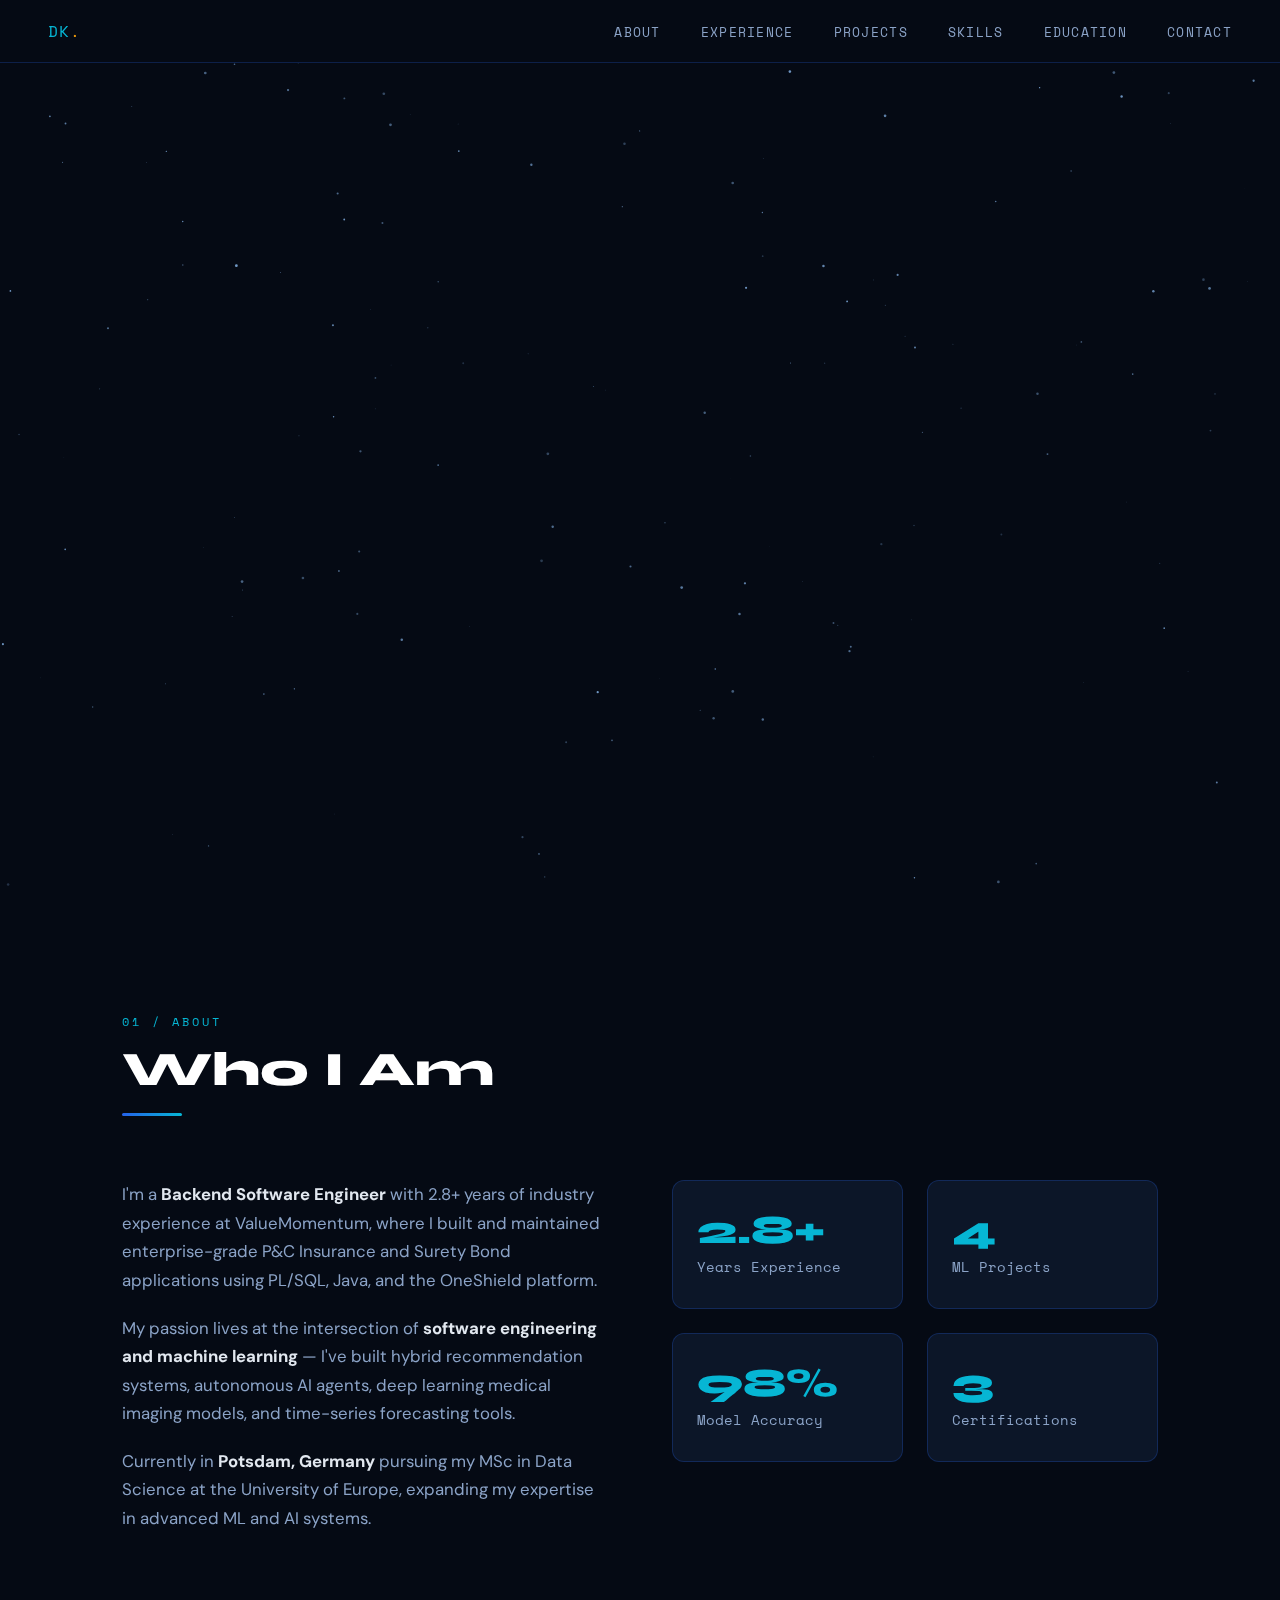
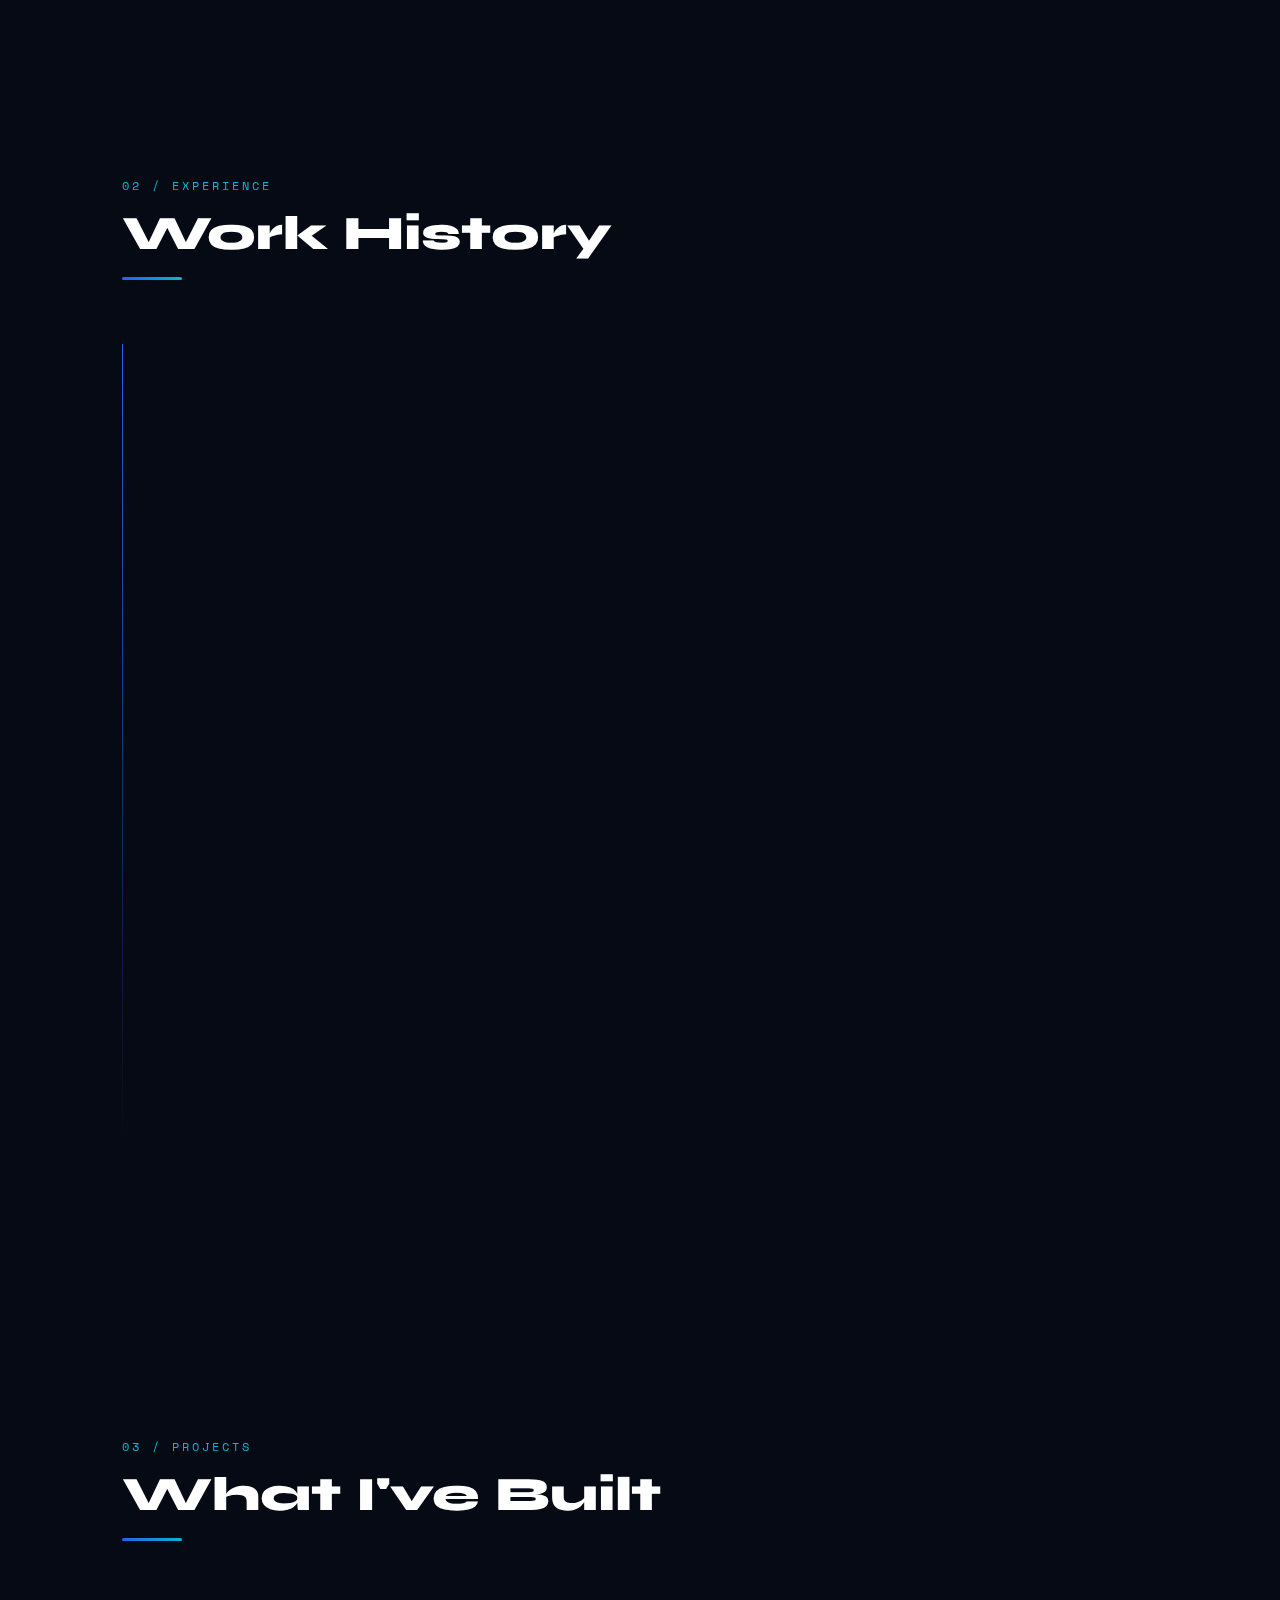
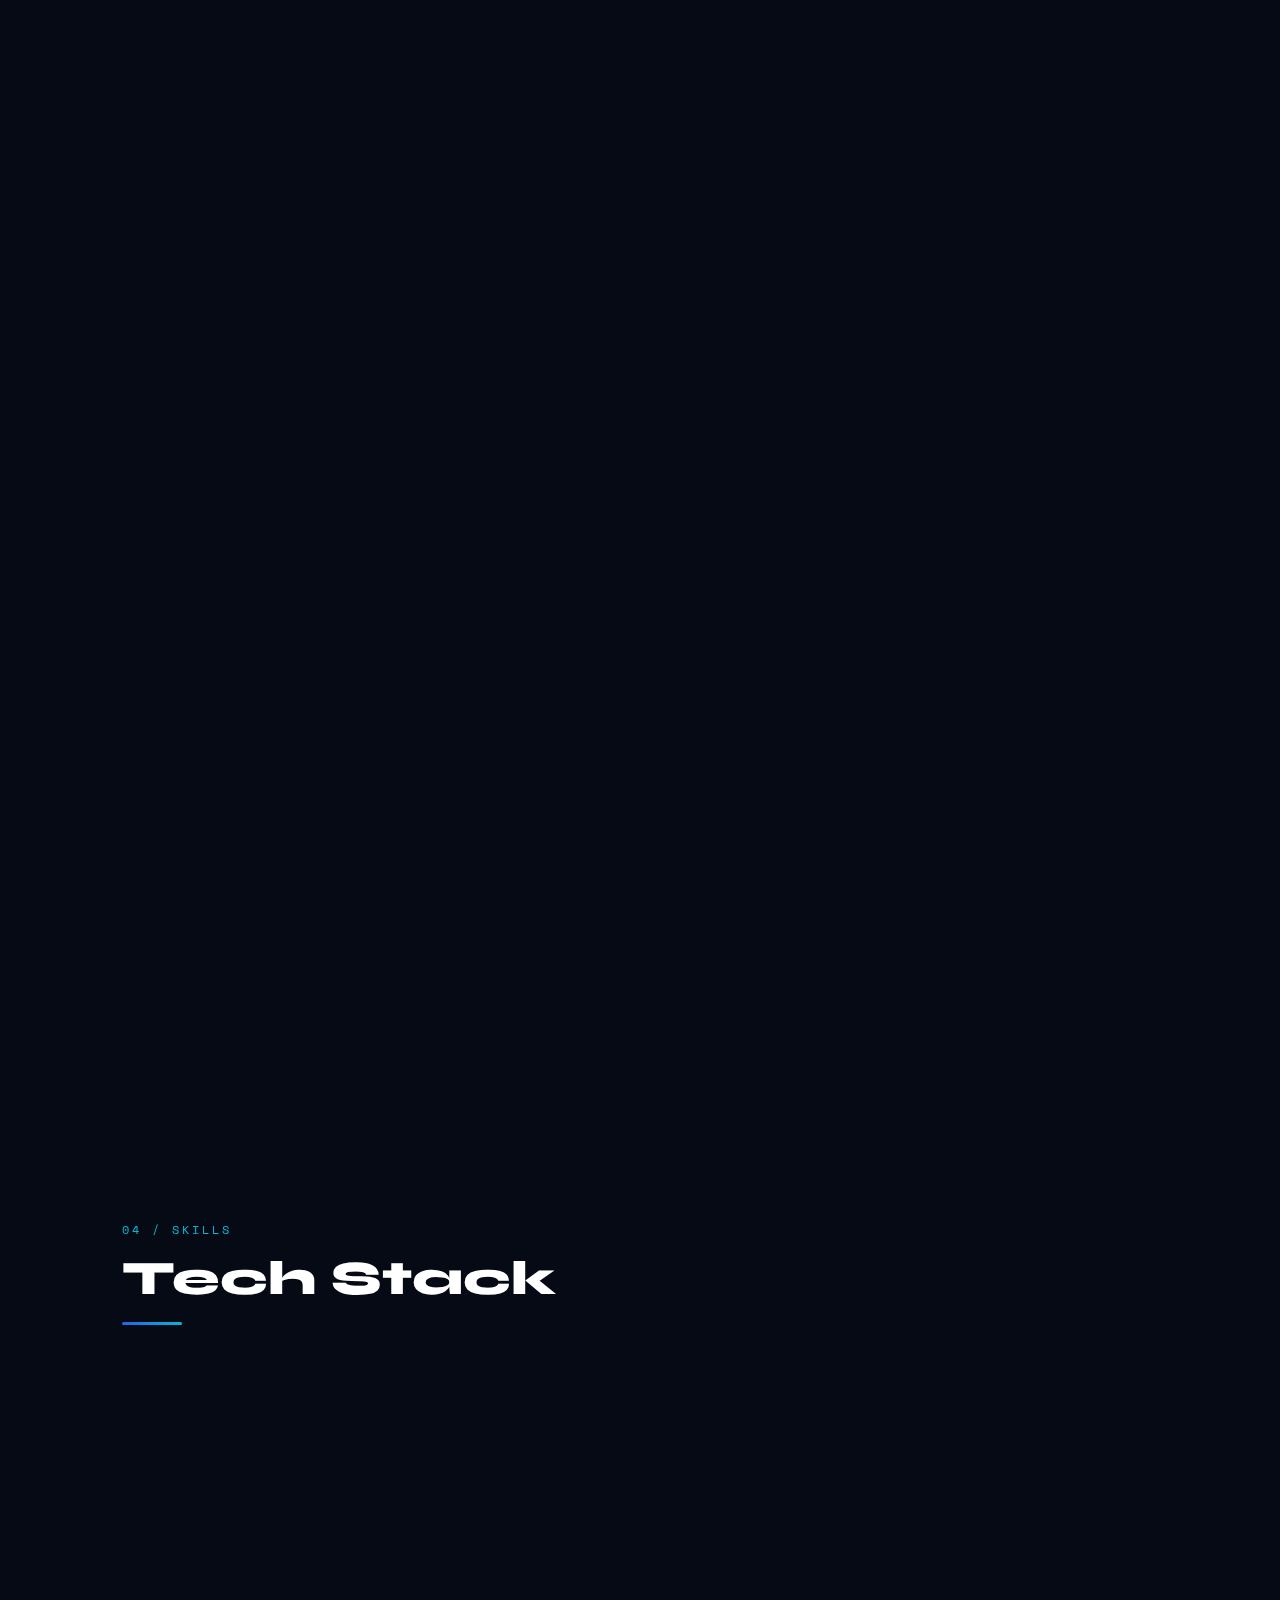
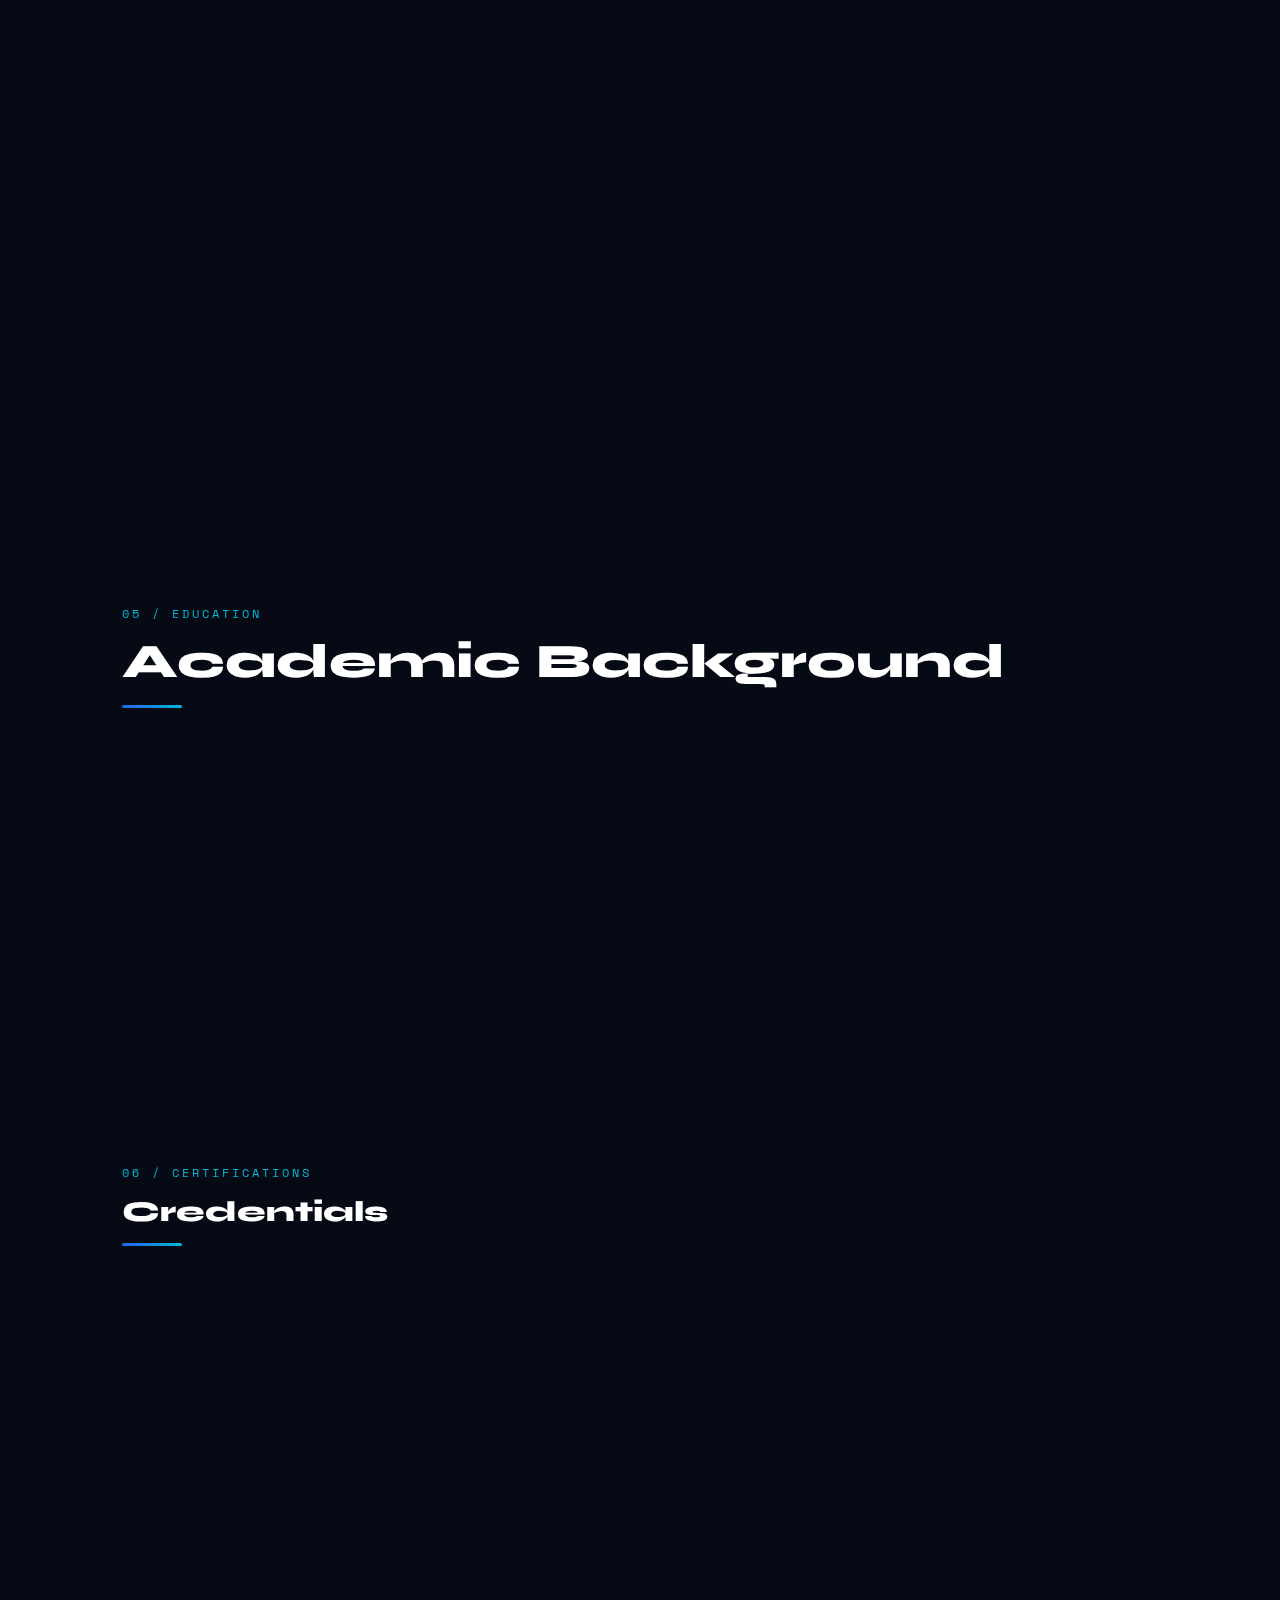
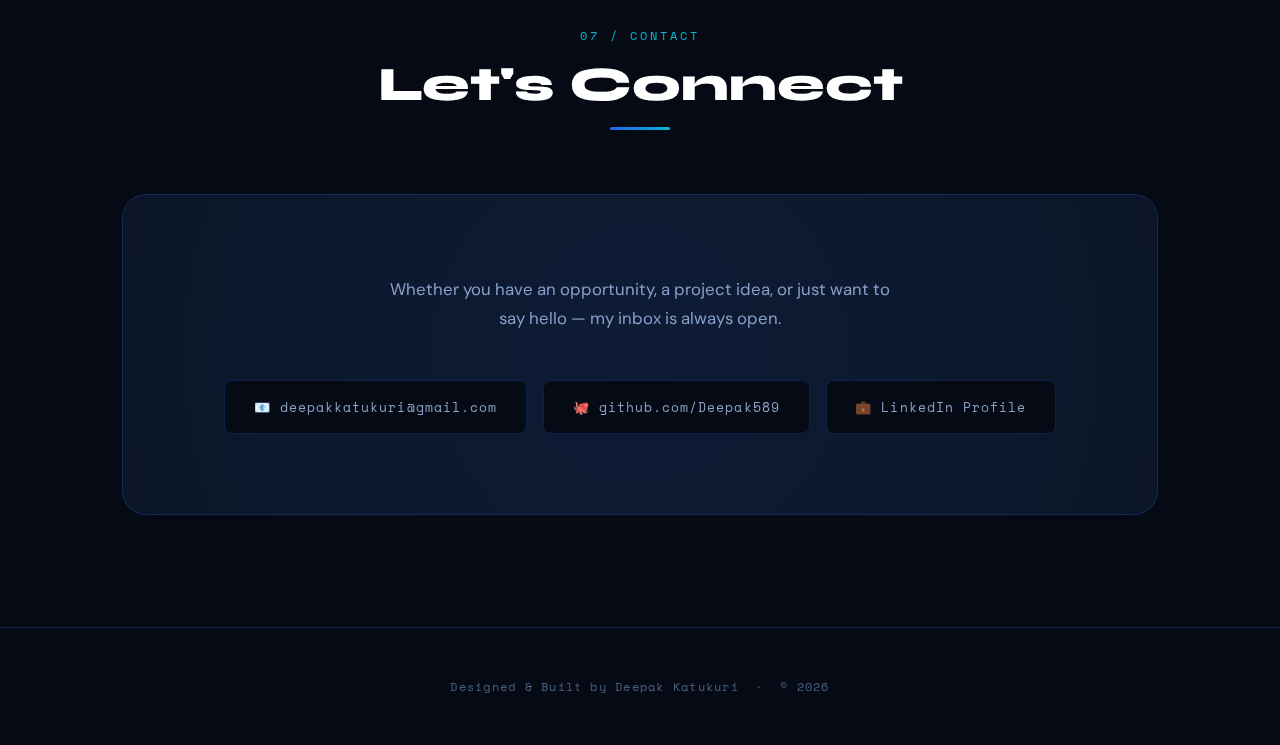
<file: index.html>
<!DOCTYPE html>
<html lang="en">
<head>
<meta charset="UTF-8">
<meta name="viewport" content="width=device-width, initial-scale=1.0">
<title>Deepak Katukuri | Portfolio</title>
<link href="https://fonts.googleapis.com/css2?family=Space+Mono:wght@400;700&family=Syne:wght@400;600;700;800&family=DM+Sans:wght@300;400;500&display=swap" rel="stylesheet">
<style>
  :root {
    --bg: #050a14;
    --surface: #0c1628;
    --surface2: #111e35;
    --navy: #1a2f52;
    --blue: #2563eb;
    --cyan: #06b6d4;
    --glow: #3b82f6;
    --text: #e2e8f0;
    --muted: #8ba3c7;
    --dim: #4a6080;
    --accent: #f59e0b;
    --red: #ef4444;
    --border: rgba(37,99,235,0.25);
    --mono: 'Space Mono', monospace;
    --display: 'Syne', sans-serif;
    --body: 'DM Sans', sans-serif;
  }

  *, *::before, *::after { box-sizing: border-box; margin: 0; padding: 0; }

  html { scroll-behavior: smooth; }

  body {
    background: var(--bg);
    color: var(--text);
    font-family: var(--body);
    font-size: 16px;
    line-height: 1.7;
    overflow-x: hidden;
  }

  /* ── STARFIELD ── */
  #stars-canvas {
    position: fixed;
    inset: 0;
    z-index: 0;
    pointer-events: none;
  }

  /* ── NAV ── */
  nav {
    position: fixed;
    top: 0; left: 0; right: 0;
    z-index: 100;
    display: flex;
    align-items: center;
    justify-content: space-between;
    padding: 1.1rem 3rem;
    background: rgba(5,10,20,0.7);
    backdrop-filter: blur(16px);
    border-bottom: 1px solid var(--border);
    transition: background 0.3s;
  }

  .nav-logo {
    font-family: var(--mono);
    font-size: 1rem;
    color: var(--cyan);
    letter-spacing: 0.05em;
  }

  .nav-logo span { color: var(--accent); }

  nav ul {
    display: flex;
    gap: 2.5rem;
    list-style: none;
  }

  nav ul a {
    font-family: var(--mono);
    font-size: 0.8rem;
    color: var(--muted);
    text-decoration: none;
    letter-spacing: 0.1em;
    text-transform: uppercase;
    position: relative;
    transition: color 0.3s;
  }

  nav ul a::after {
    content: '';
    position: absolute;
    bottom: -4px; left: 0;
    width: 0; height: 1px;
    background: var(--cyan);
    transition: width 0.3s;
  }

  nav ul a:hover { color: var(--cyan); }
  nav ul a:hover::after { width: 100%; }

  /* ── LAYOUT ── */
  main { position: relative; z-index: 1; }

  section {
    padding: 7rem 0;
    max-width: 1100px;
    margin: 0 auto;
    padding-left: 2rem;
    padding-right: 2rem;
  }

  /* ── HERO ── */
  #hero {
    min-height: 100vh;
    display: flex;
    flex-direction: column;
    justify-content: center;
    max-width: 100%;
    padding: 0 6rem;
    padding-top: 5rem;
  }

  .hero-tag {
    font-family: var(--mono);
    font-size: 0.85rem;
    color: var(--cyan);
    letter-spacing: 0.2em;
    margin-bottom: 1.5rem;
    opacity: 0;
    animation: fadeUp 0.8s 0.2s forwards;
  }

  .hero-name {
    font-family: var(--display);
    font-size: clamp(3.5rem, 8vw, 7rem);
    font-weight: 800;
    line-height: 1.0;
    color: #fff;
    margin-bottom: 1rem;
    opacity: 0;
    animation: fadeUp 0.8s 0.4s forwards;
  }

  .hero-name .highlight {
    background: linear-gradient(135deg, var(--blue), var(--cyan));
    -webkit-background-clip: text;
    -webkit-text-fill-color: transparent;
    background-clip: text;
  }

  .hero-title {
    font-family: var(--mono);
    font-size: 1.05rem;
    color: var(--muted);
    margin-bottom: 2.5rem;
    opacity: 0;
    animation: fadeUp 0.8s 0.6s forwards;
  }

  .hero-title .typing {
    color: var(--accent);
    border-right: 2px solid var(--accent);
    animation: blink 0.7s infinite;
  }

  .hero-desc {
    max-width: 580px;
    color: var(--muted);
    font-size: 1.05rem;
    margin-bottom: 3rem;
    opacity: 0;
    animation: fadeUp 0.8s 0.8s forwards;
  }

  .hero-btns {
    display: flex;
    gap: 1rem;
    opacity: 0;
    animation: fadeUp 0.8s 1s forwards;
  }

  .btn {
    font-family: var(--mono);
    font-size: 0.8rem;
    letter-spacing: 0.1em;
    text-transform: uppercase;
    padding: 0.8rem 2rem;
    border-radius: 4px;
    text-decoration: none;
    transition: all 0.3s;
    cursor: pointer;
    border: none;
  }

  .btn-primary {
    background: var(--blue);
    color: #fff;
    box-shadow: 0 0 20px rgba(37,99,235,0.4);
  }

  .btn-primary:hover {
    background: var(--cyan);
    box-shadow: 0 0 30px rgba(6,182,212,0.5);
    transform: translateY(-2px);
  }

  .btn-outline {
    border: 1px solid var(--border);
    color: var(--muted);
    background: transparent;
  }

  .btn-outline:hover {
    border-color: var(--cyan);
    color: var(--cyan);
    transform: translateY(-2px);
  }

  .hero-scroll {
    margin-top: 4rem;
    display: flex;
    align-items: center;
    gap: 1rem;
    color: var(--dim);
    font-family: var(--mono);
    font-size: 0.75rem;
    letter-spacing: 0.15em;
    opacity: 0;
    animation: fadeUp 0.8s 1.2s forwards;
  }

  .scroll-line {
    width: 40px; height: 1px;
    background: var(--dim);
    animation: scrollPulse 2s infinite;
  }

  /* ── SECTION HEADER ── */
  .sec-header {
    margin-bottom: 4rem;
  }

  .sec-label {
    font-family: var(--mono);
    font-size: 0.75rem;
    letter-spacing: 0.25em;
    text-transform: uppercase;
    color: var(--cyan);
    margin-bottom: 0.75rem;
  }

  .sec-title {
    font-family: var(--display);
    font-size: clamp(2rem, 4vw, 3rem);
    font-weight: 800;
    color: #fff;
    line-height: 1.1;
  }

  .sec-line {
    width: 60px; height: 3px;
    background: linear-gradient(90deg, var(--blue), var(--cyan));
    margin-top: 1rem;
    border-radius: 2px;
  }

  /* ── ABOUT ── */
  #about .about-grid {
    display: grid;
    grid-template-columns: 1fr 1fr;
    gap: 4rem;
    align-items: start;
  }

  .about-text p {
    color: var(--muted);
    margin-bottom: 1.2rem;
    font-size: 1.05rem;
  }

  .about-text p strong {
    color: var(--text);
  }

  .about-stats {
    display: grid;
    grid-template-columns: 1fr 1fr;
    gap: 1.5rem;
  }

  .stat-card {
    background: var(--surface);
    border: 1px solid var(--border);
    border-radius: 12px;
    padding: 1.8rem 1.5rem;
    transition: all 0.3s;
    position: relative;
    overflow: hidden;
  }

  .stat-card::before {
    content: '';
    position: absolute;
    top: 0; left: 0; right: 0;
    height: 2px;
    background: linear-gradient(90deg, var(--blue), var(--cyan));
    transform: scaleX(0);
    transition: transform 0.4s;
  }

  .stat-card:hover::before { transform: scaleX(1); }
  .stat-card:hover { border-color: var(--glow); transform: translateY(-4px); box-shadow: 0 12px 40px rgba(37,99,235,0.15); }

  .stat-num {
    font-family: var(--display);
    font-size: 2.5rem;
    font-weight: 800;
    color: var(--cyan);
    line-height: 1;
    margin-bottom: 0.4rem;
  }

  .stat-label {
    font-size: 0.85rem;
    color: var(--muted);
    font-family: var(--mono);
  }

  /* ── EXPERIENCE ── */
  .timeline {
    position: relative;
    padding-left: 2rem;
  }

  .timeline::before {
    content: '';
    position: absolute;
    left: 0; top: 0; bottom: 0;
    width: 1px;
    background: linear-gradient(180deg, var(--blue), transparent);
  }

  .tl-item {
    position: relative;
    margin-bottom: 3.5rem;
    padding-left: 2.5rem;
    opacity: 0;
    transform: translateX(-20px);
    transition: all 0.6s;
  }

  .tl-item.visible { opacity: 1; transform: translateX(0); }

  .tl-dot {
    position: absolute;
    left: -2.1rem;
    top: 0.4rem;
    width: 12px; height: 12px;
    border-radius: 50%;
    background: var(--blue);
    border: 2px solid var(--cyan);
    box-shadow: 0 0 12px rgba(6,182,212,0.5);
  }

  .tl-date {
    font-family: var(--mono);
    font-size: 0.78rem;
    color: var(--cyan);
    letter-spacing: 0.1em;
    margin-bottom: 0.5rem;
  }

  .tl-company {
    font-family: var(--display);
    font-size: 1.3rem;
    font-weight: 700;
    color: #fff;
    margin-bottom: 0.2rem;
  }

  .tl-role {
    font-family: var(--mono);
    font-size: 0.85rem;
    color: var(--accent);
    margin-bottom: 1rem;
  }

  .tl-bullets {
    list-style: none;
    padding: 0;
  }

  .tl-bullets li {
    color: var(--muted);
    font-size: 0.95rem;
    padding: 0.3rem 0 0.3rem 1.4rem;
    position: relative;
  }

  .tl-bullets li::before {
    content: '▹';
    position: absolute;
    left: 0;
    color: var(--blue);
  }

  /* ── SKILLS ── */
  .skills-grid {
    display: grid;
    grid-template-columns: repeat(auto-fit, minmax(260px, 1fr));
    gap: 1.5rem;
  }

  .skill-group {
    background: var(--surface);
    border: 1px solid var(--border);
    border-radius: 12px;
    padding: 2rem;
    transition: all 0.3s;
    opacity: 0;
    transform: translateY(20px);
  }

  .skill-group.visible { opacity: 1; transform: translateY(0); }
  .skill-group:hover { border-color: var(--glow); box-shadow: 0 8px 30px rgba(37,99,235,0.15); }

  .skill-icon {
    font-size: 1.8rem;
    margin-bottom: 1rem;
  }

  .skill-group h3 {
    font-family: var(--display);
    font-size: 1rem;
    font-weight: 700;
    color: #fff;
    margin-bottom: 1rem;
  }

  .skill-tags {
    display: flex;
    flex-wrap: wrap;
    gap: 0.5rem;
  }

  .tag {
    font-family: var(--mono);
    font-size: 0.72rem;
    background: rgba(37,99,235,0.12);
    border: 1px solid rgba(37,99,235,0.3);
    color: var(--muted);
    padding: 0.3rem 0.7rem;
    border-radius: 4px;
    transition: all 0.2s;
  }

  .tag:hover {
    background: rgba(6,182,212,0.15);
    border-color: var(--cyan);
    color: var(--cyan);
  }

  /* ── PROJECTS ── */
  .projects-grid {
    display: grid;
    grid-template-columns: repeat(auto-fit, minmax(300px, 1fr));
    gap: 1.5rem;
  }

  .proj-card {
    background: var(--surface);
    border: 1px solid var(--border);
    border-radius: 16px;
    padding: 2rem;
    transition: all 0.4s;
    position: relative;
    overflow: hidden;
    opacity: 0;
    transform: translateY(30px);
    cursor: default;
  }

  .proj-card.visible { opacity: 1; transform: translateY(0); }

  .proj-card::after {
    content: '';
    position: absolute;
    inset: 0;
    background: radial-gradient(circle at 50% 0%, rgba(37,99,235,0.08), transparent 70%);
    opacity: 0;
    transition: opacity 0.4s;
  }

  .proj-card:hover {
    border-color: var(--glow);
    transform: translateY(-6px);
    box-shadow: 0 20px 50px rgba(37,99,235,0.2);
  }

  .proj-card:hover::after { opacity: 1; }

  .proj-num {
    font-family: var(--mono);
    font-size: 0.7rem;
    color: var(--dim);
    letter-spacing: 0.15em;
    margin-bottom: 1rem;
  }

  .proj-emoji {
    font-size: 2rem;
    margin-bottom: 1rem;
    display: block;
  }

  .proj-card h3 {
    font-family: var(--display);
    font-size: 1.15rem;
    font-weight: 700;
    color: #fff;
    margin-bottom: 0.8rem;
  }

  .proj-card p {
    color: var(--muted);
    font-size: 0.92rem;
    margin-bottom: 1.2rem;
    line-height: 1.65;
  }

  .proj-tech {
    display: flex;
    flex-wrap: wrap;
    gap: 0.4rem;
  }

  .proj-tech span {
    font-family: var(--mono);
    font-size: 0.68rem;
    color: var(--cyan);
    border: 1px solid rgba(6,182,212,0.3);
    padding: 0.2rem 0.6rem;
    border-radius: 3px;
  }

  /* ── EDUCATION ── */
  .edu-grid {
    display: grid;
    gap: 1.5rem;
  }

  .edu-card {
    background: var(--surface);
    border: 1px solid var(--border);
    border-left: 3px solid var(--blue);
    border-radius: 0 12px 12px 0;
    padding: 2rem;
    display: flex;
    gap: 2rem;
    align-items: flex-start;
    transition: all 0.3s;
    opacity: 0;
    transform: translateX(-20px);
  }

  .edu-card.visible { opacity: 1; transform: translateX(0); }
  .edu-card:hover { border-left-color: var(--cyan); box-shadow: 0 8px 30px rgba(37,99,235,0.15); }

  .edu-year {
    font-family: var(--mono);
    font-size: 0.78rem;
    color: var(--cyan);
    min-width: 110px;
    padding-top: 0.2rem;
  }

  .edu-info h3 {
    font-family: var(--display);
    font-size: 1.1rem;
    font-weight: 700;
    color: #fff;
    margin-bottom: 0.3rem;
  }

  .edu-info .inst {
    color: var(--muted);
    font-size: 0.92rem;
    margin-bottom: 0.3rem;
  }

  .edu-info .gpa {
    font-family: var(--mono);
    font-size: 0.78rem;
    color: var(--accent);
  }

  /* ── CERTIFICATIONS ── */
  .certs-grid {
    display: grid;
    grid-template-columns: repeat(auto-fit, minmax(260px, 1fr));
    gap: 1rem;
  }

  .cert-card {
    background: var(--surface);
    border: 1px solid var(--border);
    border-radius: 10px;
    padding: 1.5rem;
    display: flex;
    gap: 1rem;
    align-items: flex-start;
    transition: all 0.3s;
    opacity: 0;
    transform: translateY(15px);
  }

  .cert-card.visible { opacity: 1; transform: translateY(0); }
  .cert-card:hover { border-color: var(--glow); transform: translateY(-3px); }

  .cert-icon {
    font-size: 1.6rem;
    flex-shrink: 0;
  }

  .cert-card h4 {
    font-family: var(--display);
    font-size: 0.95rem;
    font-weight: 700;
    color: #fff;
    margin-bottom: 0.2rem;
  }

  .cert-card p {
    font-size: 0.82rem;
    color: var(--muted);
  }

  /* ── CONTACT ── */
  #contact {
    text-align: center;
  }

  #contact .contact-inner {
    background: var(--surface);
    border: 1px solid var(--border);
    border-radius: 24px;
    padding: 5rem 4rem;
    position: relative;
    overflow: hidden;
  }

  #contact .contact-inner::before {
    content: '';
    position: absolute;
    top: -50%; left: -50%;
    width: 200%; height: 200%;
    background: radial-gradient(circle, rgba(37,99,235,0.07), transparent 50%);
    animation: pulse 4s ease-in-out infinite;
  }

  #contact .contact-inner p {
    color: var(--muted);
    font-size: 1.05rem;
    max-width: 500px;
    margin: 0 auto 3rem;
  }

  .contact-links {
    display: flex;
    justify-content: center;
    flex-wrap: wrap;
    gap: 1rem;
    position: relative;
    z-index: 1;
  }

  .contact-link {
    display: flex;
    align-items: center;
    gap: 0.6rem;
    font-family: var(--mono);
    font-size: 0.82rem;
    letter-spacing: 0.08em;
    padding: 0.9rem 1.8rem;
    border-radius: 8px;
    text-decoration: none;
    border: 1px solid var(--border);
    color: var(--muted);
    transition: all 0.3s;
    background: var(--bg);
  }

  .contact-link:hover {
    border-color: var(--cyan);
    color: var(--cyan);
    transform: translateY(-3px);
    box-shadow: 0 8px 20px rgba(6,182,212,0.15);
  }

  /* ── FOOTER ── */
  footer {
    text-align: center;
    padding: 3rem;
    border-top: 1px solid var(--border);
    color: var(--dim);
    font-family: var(--mono);
    font-size: 0.78rem;
    letter-spacing: 0.1em;
    position: relative;
    z-index: 1;
  }

  /* ── ANIMATIONS ── */
  @keyframes fadeUp {
    from { opacity: 0; transform: translateY(20px); }
    to   { opacity: 1; transform: translateY(0); }
  }

  @keyframes blink {
    0%, 100% { border-color: transparent; }
    50%       { border-color: var(--accent); }
  }

  @keyframes scrollPulse {
    0%, 100% { opacity: 0.4; }
    50%       { opacity: 1; }
  }

  @keyframes pulse {
    0%, 100% { transform: scale(1); }
    50%       { transform: scale(1.1); }
  }

  @keyframes float {
    0%, 100% { transform: translateY(0); }
    50%       { transform: translateY(-8px); }
  }

  /* ── SCROLLBAR ── */
  ::-webkit-scrollbar { width: 5px; }
  ::-webkit-scrollbar-track { background: var(--bg); }
  ::-webkit-scrollbar-thumb { background: var(--navy); border-radius: 2px; }
  ::-webkit-scrollbar-thumb:hover { background: var(--blue); }
</style>
</head>
<body>

<canvas id="stars-canvas"></canvas>

<nav>
  <div class="nav-logo">DK<span>.</span></div>
  <ul>
    <li><a href="#about">About</a></li>
    <li><a href="#experience">Experience</a></li>
    <li><a href="#projects">Projects</a></li>
    <li><a href="#skills">Skills</a></li>
    <li><a href="#education">Education</a></li>
    <li><a href="#contact">Contact</a></li>
  </ul>
</nav>

<main>

<!-- ── HERO ── -->
<section id="hero">
  <p class="hero-tag">// Hello, World! — Welcome to my portfolio</p>
  <h1 class="hero-name">Deepak<br><span class="highlight">Katukuri</span></h1>
  <p class="hero-title">
    <span id="typed-role"></span><span class="typing">&nbsp;</span>
  </p>
  <p class="hero-desc">
    Backend Developer &amp; Data Scientist blending enterprise insurance tech with ML, 
    AI agents, and deep learning. Currently pursuing MSc Data Science in Germany.
  </p>
  <div class="hero-btns">
    <a href="#projects" class="btn btn-primary">View Projects</a>
    <a href="#contact" class="btn btn-outline">Get in Touch</a>
  </div>
  <div class="hero-scroll">
    <div class="scroll-line"></div>
    <span>Scroll to explore</span>
  </div>
</section>

<!-- ── ABOUT ── -->
<section id="about">
  <div class="sec-header">
    <p class="sec-label">01 / About</p>
    <h2 class="sec-title">Who I Am</h2>
    <div class="sec-line"></div>
  </div>
  <div class="about-grid">
    <div class="about-text">
      <p>I'm a <strong>Backend Software Engineer</strong> with 2.8+ years of industry experience at ValueMomentum, where I built and maintained enterprise-grade P&amp;C Insurance and Surety Bond applications using PL/SQL, Java, and the OneShield platform.</p>
      <p>My passion lives at the intersection of <strong>software engineering and machine learning</strong> — I've built hybrid recommendation systems, autonomous AI agents, deep learning medical imaging models, and time-series forecasting tools.</p>
      <p>Currently in <strong>Potsdam, Germany</strong> pursuing my MSc in Data Science at the University of Europe, expanding my expertise in advanced ML and AI systems.</p>
    </div>
    <div class="about-stats">
      <div class="stat-card">
        <div class="stat-num">2.8+</div>
        <div class="stat-label">Years Experience</div>
      </div>
      <div class="stat-card">
        <div class="stat-num">4</div>
        <div class="stat-label">ML Projects</div>
      </div>
      <div class="stat-card">
        <div class="stat-num">98%</div>
        <div class="stat-label">Model Accuracy</div>
      </div>
      <div class="stat-card">
        <div class="stat-num">3</div>
        <div class="stat-label">Certifications</div>
      </div>
    </div>
  </div>
</section>

<!-- ── EXPERIENCE ── -->
<section id="experience">
  <div class="sec-header">
    <p class="sec-label">02 / Experience</p>
    <h2 class="sec-title">Work History</h2>
    <div class="sec-line"></div>
  </div>
  <div class="timeline">

    <div class="tl-item">
      <div class="tl-dot"></div>
      <p class="tl-date">Mar 2022 — Sep 2024 &nbsp;·&nbsp; 2.8 Years</p>
      <p class="tl-company">ValueMomentum</p>
      <p class="tl-role">Backend Developer (PL/SQL, Java, OneShield)</p>
      <ul class="tl-bullets">
        <li>Developed and maintained P&amp;C Insurance and Surety Bond policy applications using the OneShield Policy Administration System (PAS).</li>
        <li>Wrote and optimised complex PL/SQL procedures, functions, and triggers for Oracle-based backend systems.</li>
        <li>Used Java to implement business logic and backend services within the OneShield platform.</li>
        <li>Worked across policy administration, endorsements, and surety bond lifecycle management domains.</li>
      </ul>
    </div>

    <div class="tl-item">
      <div class="tl-dot"></div>
      <p class="tl-date">Jun 2019 — Jul 2019</p>
      <p class="tl-company">SmartBridge × IBM</p>
      <p class="tl-role">Machine Learning Intern</p>
      <ul class="tl-bullets">
        <li>Built a lung cancer prediction model using Random Forests, KNN, Gradient Boosting, and Neural Networks.</li>
        <li>Leveraged IBM Watson ML/AI capabilities to enhance model performance.</li>
        <li>Visualized complex medical data patterns using Matplotlib and Seaborn.</li>
      </ul>
    </div>

    <div class="tl-item">
      <div class="tl-dot"></div>
      <p class="tl-date">Duration Varied</p>
      <p class="tl-company">MeritTrac</p>
      <p class="tl-role">Resource Manager</p>
      <ul class="tl-bullets">
        <li>Led end-to-end recruitment coordination for TCS, Cognizant, and Wipro.</li>
        <li>Screened resumes, managed candidate databases, and coordinated evaluation tests.</li>
        <li>Facilitated successful placements for top engineering talent within renowned organisations.</li>
      </ul>
    </div>

  </div>
</section>

<!-- ── PROJECTS ── -->
<section id="projects">
  <div class="sec-header">
    <p class="sec-label">03 / Projects</p>
    <h2 class="sec-title">What I've Built</h2>
    <div class="sec-line"></div>
  </div>
  <div class="projects-grid">

    <div class="proj-card">
      <p class="proj-num">PROJECT_01</p>
      <span class="proj-emoji">🎬</span>
      <h3>Hybrid Movie Recommendation System</h3>
      <p>Combined collaborative filtering (SVD) and content-based methods (TF-IDF, Cosine Similarity) to build a personalized recommendation engine. Evaluated with RMSE and MAE metrics.</p>
      <div class="proj-tech">
        <span>Python</span><span>Scikit-learn</span><span>SVD</span><span>TF-IDF</span><span>Pandas</span>
      </div>
    </div>

    <div class="proj-card">
      <p class="proj-num">PROJECT_02</p>
      <span class="proj-emoji">🤖</span>
      <h3>AI Agents — Relay App</h3>
      <p>Developed autonomous agentic workflows within the Relay ecosystem for resume screening, candidate ranking, and multi-step task automation. Enabled intelligent, low-manual-effort pipelines.</p>
      <div class="proj-tech">
        <span>AI Agents</span><span>Relay.app</span><span>Workflow Automation</span><span>NLP</span>
      </div>
    </div>

    <div class="proj-card">
      <p class="proj-num">PROJECT_03</p>
      <span class="proj-emoji">🧠</span>
      <h3>Intracranial Hemorrhage Detection</h3>
      <p>Trained a YOLO deep learning model on RSNA radiological images to detect and classify intracranial hemorrhage with 98% accuracy — enabling AI-assisted time-critical diagnosis.</p>
      <div class="proj-tech">
        <span>YOLO</span><span>Python</span><span>TensorFlow</span><span>Deep Learning</span><span>RSNA</span>
      </div>
    </div>

    <div class="proj-card">
      <p class="proj-num">PROJECT_04</p>
      <span class="proj-emoji">📈</span>
      <h3>Cryptocurrency Time-Series Forecasting</h3>
      <p>Applied ARIMA and SARIMA models to forecast cryptocurrency prices across weekly, monthly, and seasonal intervals. Tuned parameters to minimize prediction error across market conditions.</p>
      <div class="proj-tech">
        <span>Python</span><span>ARIMA</span><span>SARIMA</span><span>Pandas</span><span>Matplotlib</span>
      </div>
    </div>

  </div>
</section>

<!-- ── SKILLS ── -->
<section id="skills">
  <div class="sec-header">
    <p class="sec-label">04 / Skills</p>
    <h2 class="sec-title">Tech Stack</h2>
    <div class="sec-line"></div>
  </div>
  <div class="skills-grid">
    <div class="skill-group">
      <div class="skill-icon">💻</div>
      <h3>Languages</h3>
      <div class="skill-tags">
        <span class="tag">Python</span><span class="tag">Core Java</span>
        <span class="tag">C++</span><span class="tag">PL/SQL</span><span class="tag">XML</span>
      </div>
    </div>
    <div class="skill-group">
      <div class="skill-icon">🤖</div>
      <h3>Machine Learning</h3>
      <div class="skill-tags">
        <span class="tag">TensorFlow</span><span class="tag">PyTorch</span>
        <span class="tag">Scikit-Learn</span><span class="tag">Hugging Face</span><span class="tag">YOLO</span>
      </div>
    </div>
    <div class="skill-group">
      <div class="skill-icon">📊</div>
      <h3>Data &amp; Analytics</h3>
      <div class="skill-tags">
        <span class="tag">NumPy</span><span class="tag">Pandas</span>
        <span class="tag">Matplotlib</span><span class="tag">Seaborn</span><span class="tag">EDA</span>
      </div>
    </div>
    <div class="skill-group">
      <div class="skill-icon">🛠</div>
      <h3>Tools &amp; Platforms</h3>
      <div class="skill-tags">
        <span class="tag">GitHub</span><span class="tag">OneShield PAS</span>
        <span class="tag">IBM Watson</span><span class="tag">Relay.app</span><span class="tag">Oracle DB</span>
      </div>
    </div>
    <div class="skill-group">
      <div class="skill-icon">🧩</div>
      <h3>NLP &amp; Recommenders</h3>
      <div class="skill-tags">
        <span class="tag">TF-IDF</span><span class="tag">Cosine Similarity</span>
        <span class="tag">SVD</span><span class="tag">Count Vectorization</span>
      </div>
    </div>
    <div class="skill-group">
      <div class="skill-icon">⚙️</div>
      <h3>AI &amp; Agents</h3>
      <div class="skill-tags">
        <span class="tag">AI Agents</span><span class="tag">Workflow Automation</span>
        <span class="tag">ARIMA</span><span class="tag">SARIMA</span><span class="tag">Deep Learning</span>
      </div>
    </div>
  </div>
</section>

<!-- ── EDUCATION ── -->
<section id="education">
  <div class="sec-header">
    <p class="sec-label">05 / Education</p>
    <h2 class="sec-title">Academic Background</h2>
    <div class="sec-line"></div>
  </div>
  <div class="edu-grid">
    <div class="edu-card">
      <div class="edu-year">Sep 2025 — Present</div>
      <div class="edu-info">
        <h3>MSc Data Science</h3>
        <p class="inst">University of Europe for Applied Sciences — Potsdam, Germany</p>
        <p class="gpa">Currently Enrolled</p>
      </div>
    </div>
    <div class="edu-card">
      <div class="edu-year">Jun 2018 — Jul 2022</div>
      <div class="edu-info">
        <h3>BTech Computer Science &amp; Engineering</h3>
        <p class="inst">Marri Laxman Reddy Institute of Technology &amp; Management — India</p>
        <p class="gpa">GPA: 6.23 / 10.0</p>
      </div>
    </div>
  </div>

  <div class="sec-header" style="margin-top:4rem; margin-bottom:2rem;">
    <p class="sec-label">06 / Certifications</p>
    <h2 class="sec-title" style="font-size:1.8rem">Credentials</h2>
    <div class="sec-line"></div>
  </div>
  <div class="certs-grid">
    <div class="cert-card">
      <span class="cert-icon">🗄️</span>
      <div>
        <h4>PL/SQL Certification</h4>
        <p>Effective database schema design &amp; block programming</p>
      </div>
    </div>
    <div class="cert-card">
      <span class="cert-icon">☕</span>
      <div>
        <h4>Core Java Certification</h4>
        <p>Project readiness &amp; software development</p>
      </div>
    </div>
    <div class="cert-card">
      <span class="cert-icon">🏛️</span>
      <div>
        <h4>OneShield Certification</h4>
        <p>P&amp;C Insurance application development &amp; management</p>
      </div>
    </div>
  </div>
</section>

<!-- ── CONTACT ── -->
<section id="contact">
  <div class="sec-header" style="text-align:center;">
    <p class="sec-label">07 / Contact</p>
    <h2 class="sec-title">Let's Connect</h2>
    <div class="sec-line" style="margin:1rem auto 0;"></div>
  </div>
  <div class="contact-inner">
    <p>Whether you have an opportunity, a project idea, or just want to say hello — my inbox is always open.</p>
    <div class="contact-links">
      <a href="mailto:deepakkatukuri@gmail.com" class="contact-link">
        📧 deepakkatukuri@gmail.com
      </a>
      <a href="https://github.com/Deepak589" target="_blank" class="contact-link">
        🐙 github.com/Deepak589
      </a>
      <a href="https://www.linkedin.com/in/deepak-katukuri-a92a4b183/" target="_blank" class="contact-link">
        💼 LinkedIn Profile
      </a>
    </div>
  </div>
</section>

</main>

<footer>
  <p>Designed &amp; Built by Deepak Katukuri &nbsp;·&nbsp; © 2026</p>
</footer>

<script>
// ── STARFIELD ──────────────────────────────────────────────────────────────
const canvas = document.getElementById('stars-canvas');
const ctx = canvas.getContext('2d');
let stars = [];

function resize() {
  canvas.width = window.innerWidth;
  canvas.height = window.innerHeight;
}
resize();
window.addEventListener('resize', () => { resize(); initStars(); });

function initStars() {
  stars = Array.from({ length: 160 }, () => ({
    x: Math.random() * canvas.width,
    y: Math.random() * canvas.height,
    r: Math.random() * 1.2 + 0.2,
    speed: Math.random() * 0.15 + 0.03,
    alpha: Math.random() * 0.6 + 0.2,
    da: (Math.random() - 0.5) * 0.005
  }));
}
initStars();

function animateStars() {
  ctx.clearRect(0, 0, canvas.width, canvas.height);
  stars.forEach(s => {
    s.alpha += s.da;
    if (s.alpha < 0.1 || s.alpha > 0.8) s.da *= -1;
    s.y -= s.speed;
    if (s.y < 0) { s.y = canvas.height; s.x = Math.random() * canvas.width; }
    ctx.beginPath();
    ctx.arc(s.x, s.y, s.r, 0, Math.PI * 2);
    ctx.fillStyle = `rgba(147,197,253,${s.alpha})`;
    ctx.fill();
  });
  requestAnimationFrame(animateStars);
}
animateStars();

// ── TYPING EFFECT ──────────────────────────────────────────────────────────
const roles = [
  'Backend Developer',
  'Data Scientist',
  'ML Engineer',
  'AI Agent Builder',
  'Insurance Tech Dev'
];
let ri = 0, ci = 0, deleting = false;
const el = document.getElementById('typed-role');

function type() {
  const word = roles[ri];
  el.textContent = deleting ? word.slice(0, ci--) : word.slice(0, ci++);
  let delay = deleting ? 60 : 100;
  if (!deleting && ci === word.length + 1) { delay = 1800; deleting = true; }
  else if (deleting && ci === 0) { deleting = false; ri = (ri + 1) % roles.length; delay = 300; }
  setTimeout(type, delay);
}
type();

// ── SCROLL REVEAL ──────────────────────────────────────────────────────────
const observer = new IntersectionObserver((entries) => {
  entries.forEach((e, i) => {
    if (e.isIntersecting) {
      setTimeout(() => e.target.classList.add('visible'), i * 80);
      observer.unobserve(e.target);
    }
  });
}, { threshold: 0.1 });

document.querySelectorAll(
  '.tl-item, .skill-group, .proj-card, .edu-card, .cert-card'
).forEach(el => observer.observe(el));

// ── SMOOTH NAV HIGHLIGHT ───────────────────────────────────────────────────
const sections = document.querySelectorAll('section[id]');
const navLinks = document.querySelectorAll('nav ul a');

window.addEventListener('scroll', () => {
  let current = '';
  sections.forEach(s => {
    if (window.scrollY >= s.offsetTop - 200) current = s.id;
  });
  navLinks.forEach(a => {
    a.style.color = a.getAttribute('href') === '#' + current
      ? 'var(--cyan)' : '';
  });
});
</script>
</body>
</html>
</file>
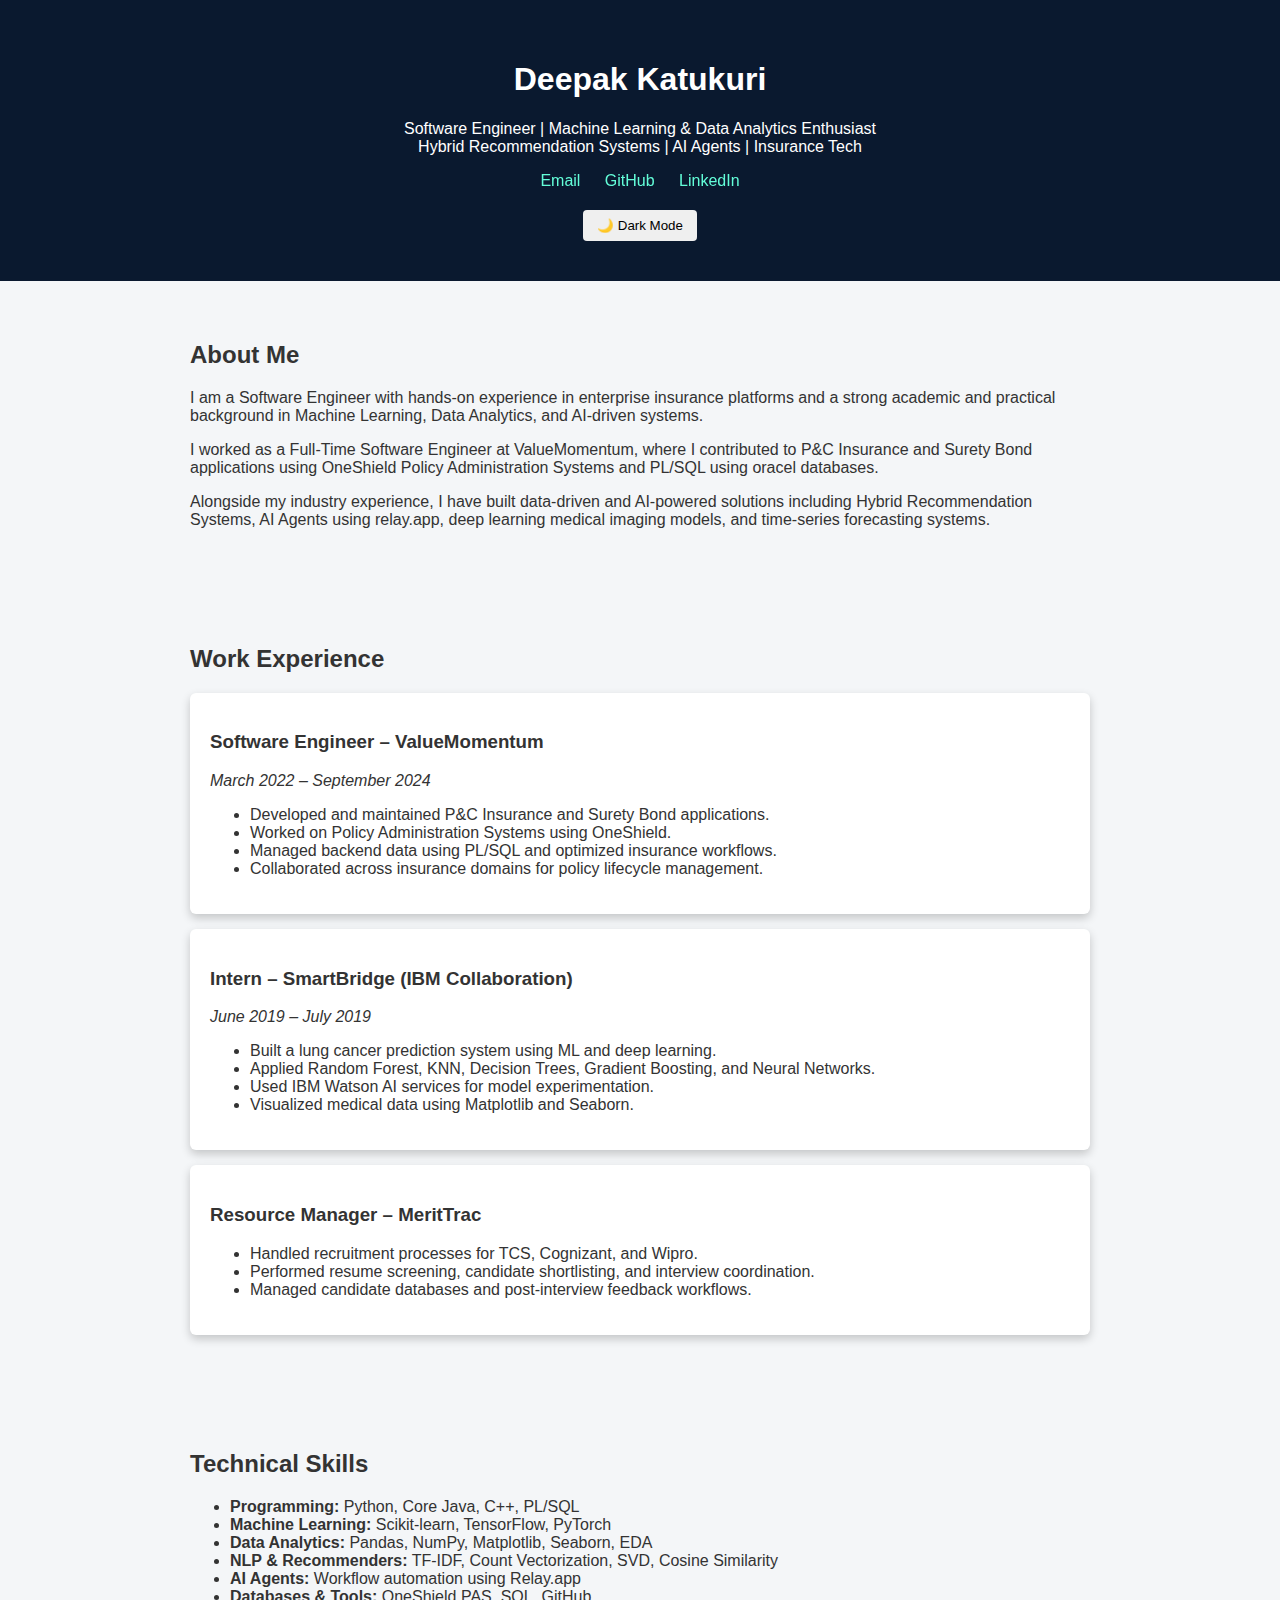
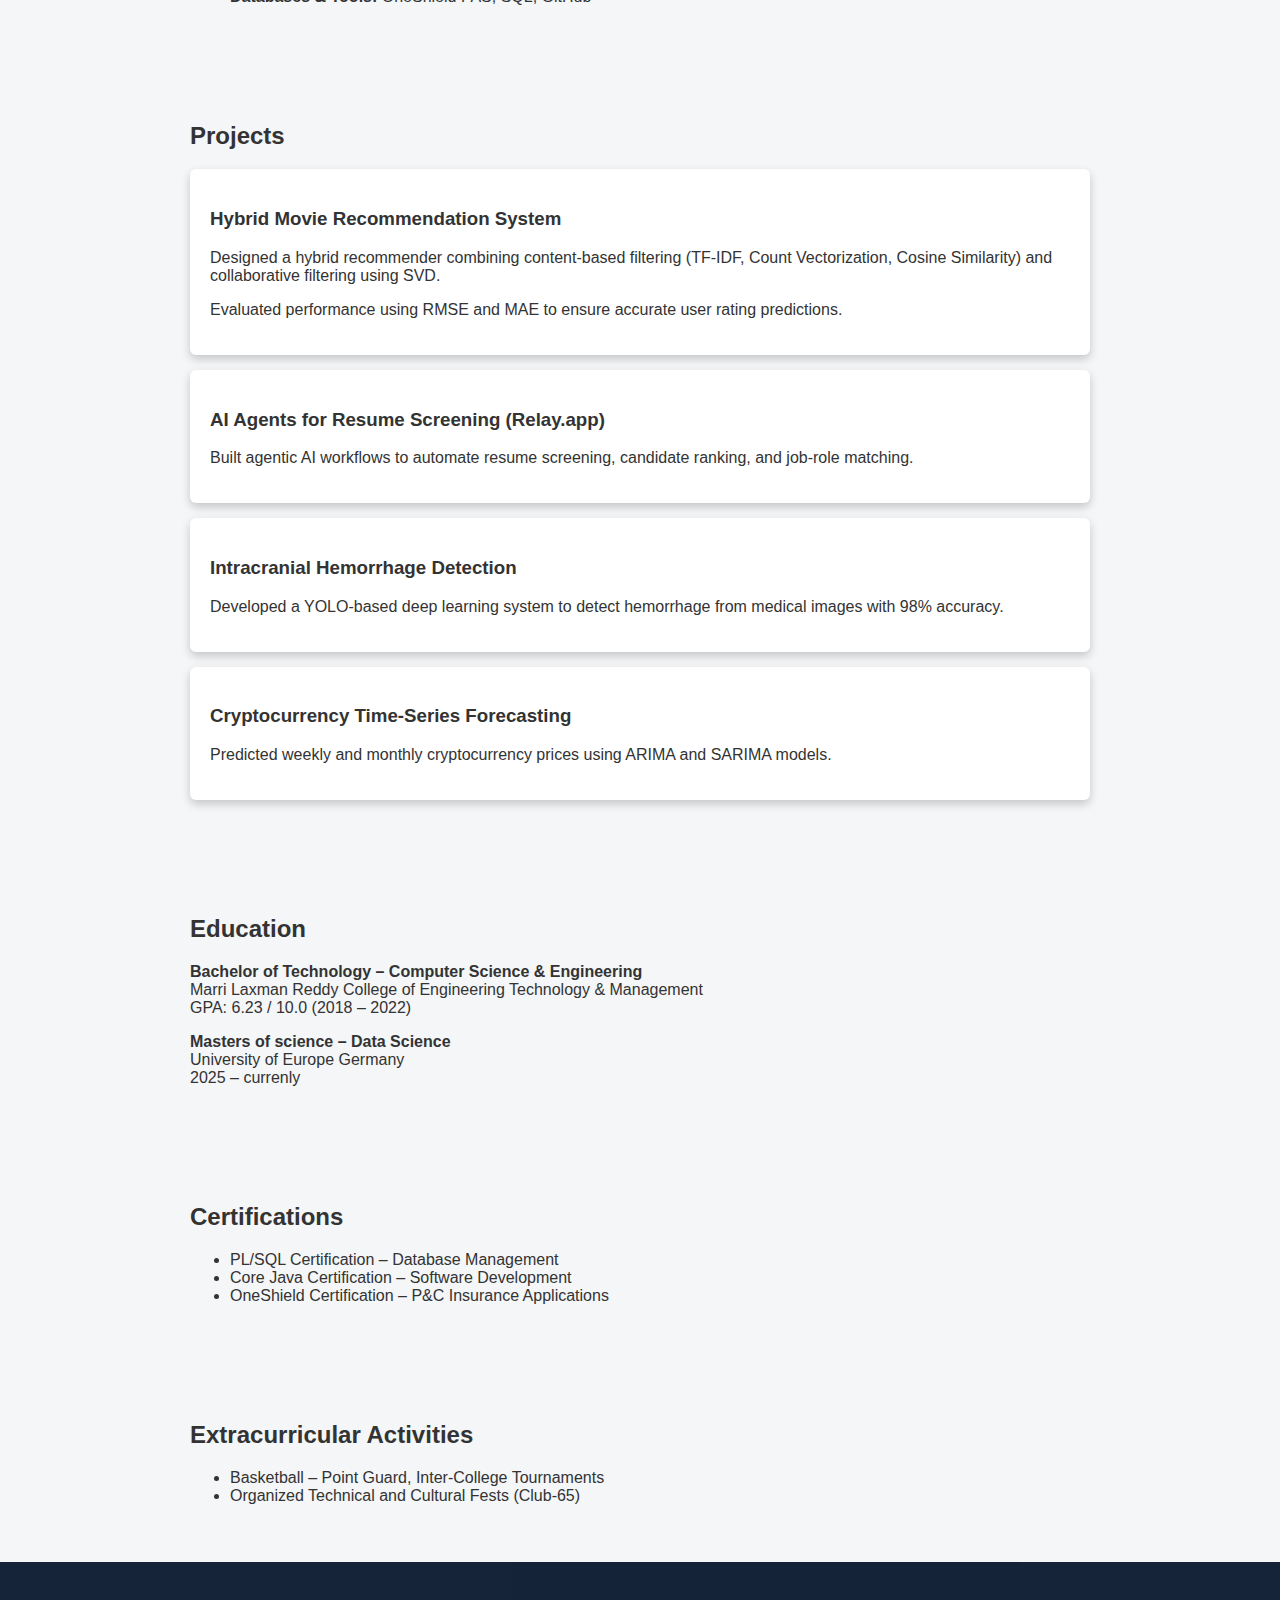
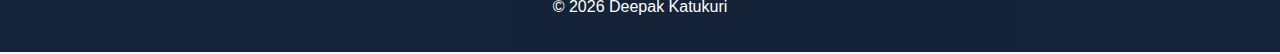
<file: Protfolio/index.html>
<!DOCTYPE html>
<html lang="en">
<head>
  <meta charset="UTF-8">
  <title>Deepak Katukuri | Portfolio</title>

  <!-- CSS -->
  <link rel="stylesheet" href="style.css">

  <!-- GSAP CDN -->
  <script src="https://cdnjs.cloudflare.com/ajax/libs/gsap/3.12.2/gsap.min.js"></script>
</head>
<body>

<header>
  <h1>Deepak Katukuri</h1>
<p>
Software Engineer | Machine Learning & Data Analytics Enthusiast <br>
Hybrid Recommendation Systems | AI Agents | Insurance Tech
</p>


  <div class="links animate">
    <a href="mailto:deepakkatukuri@gmail.com">Email</a>
    <a href="https://github.com/" target="_blank">GitHub</a>
    <a href="https://linkedin.com/" target="_blank">LinkedIn</a>
  </div>

  <button id="theme-toggle">🌙 Dark Mode</button>
</header>

<section class="section">
  <h2>About Me</h2>
  <p>
    I am a Software Engineer with hands-on experience in enterprise insurance
    platforms and a strong academic and practical background in Machine Learning,
    Data Analytics, and AI-driven systems.
  </p>

  <p>
    I worked as a Full-Time Software Engineer at ValueMomentum, where I contributed
    to P&C Insurance and Surety Bond applications using OneShield Policy
    Administration Systems and PL/SQL using oracel databases.
  </p>

  <p>
    Alongside my industry experience, I have built data-driven and AI-powered
    solutions including Hybrid Recommendation Systems, AI Agents using relay.app,
    deep learning medical imaging models, and time-series forecasting systems.
  </p>
</section>


<section class="section">
  <h2>Work Experience</h2>

  <div class="card">
    <h3>Software Engineer – ValueMomentum</h3>
    <p><i>March 2022 – September 2024</i></p>
    <ul>
      <li>Developed and maintained P&C Insurance and Surety Bond applications.</li>
      <li>Worked on Policy Administration Systems using OneShield.</li>
      <li>Managed backend data using PL/SQL and optimized insurance workflows.</li>
      <li>Collaborated across insurance domains for policy lifecycle management.</li>
    </ul>
  </div>

  <div class="card">
    <h3>Intern – SmartBridge (IBM Collaboration)</h3>
    <p><i>June 2019 – July 2019</i></p>
    <ul>
      <li>Built a lung cancer prediction system using ML and deep learning.</li>
      <li>Applied Random Forest, KNN, Decision Trees, Gradient Boosting, and Neural Networks.</li>
      <li>Used IBM Watson AI services for model experimentation.</li>
      <li>Visualized medical data using Matplotlib and Seaborn.</li>
    </ul>
  </div>

  <div class="card">
    <h3>Resource Manager – MeritTrac</h3>
    <ul>
      <li>Handled recruitment processes for TCS, Cognizant, and Wipro.</li>
      <li>Performed resume screening, candidate shortlisting, and interview coordination.</li>
      <li>Managed candidate databases and post-interview feedback workflows.</li>
    </ul>
  </div>
</section>


<section class="section">
  <h2>Technical Skills</h2>
  <ul>
    <li><b>Programming:</b> Python, Core Java, C++, PL/SQL</li>
    <li><b>Machine Learning:</b> Scikit-learn, TensorFlow, PyTorch</li>
    <li><b>Data Analytics:</b> Pandas, NumPy, Matplotlib, Seaborn, EDA</li>
    <li><b>NLP & Recommenders:</b> TF-IDF, Count Vectorization, SVD, Cosine Similarity</li>
    <li><b>AI Agents:</b> Workflow automation using Relay.app</li>
    <li><b>Databases & Tools:</b> OneShield PAS, SQL, GitHub</li>
  </ul>
</section>


<section class="section">
  <h2>Projects</h2>

  <div class="card">
    <h3>Hybrid Movie Recommendation System</h3>
    <p>
      Designed a hybrid recommender combining content-based filtering
      (TF-IDF, Count Vectorization, Cosine Similarity) and collaborative
      filtering using SVD.
    </p>
    <p>
      Evaluated performance using RMSE and MAE to ensure accurate user
      rating predictions.
    </p>
  </div>

  <div class="card">
    <h3>AI Agents for Resume Screening (Relay.app)</h3>
    <p>
      Built agentic AI workflows to automate resume screening,
      candidate ranking, and job-role matching.
    </p>
  </div>

  <div class="card">
    <h3>Intracranial Hemorrhage Detection</h3>
    <p>
      Developed a YOLO-based deep learning system to detect hemorrhage
      from medical images with 98% accuracy.
    </p>
  </div>

  <div class="card">
    <h3>Cryptocurrency Time-Series Forecasting</h3>
    <p>
      Predicted weekly and monthly cryptocurrency prices using
      ARIMA and SARIMA models.
    </p>
  </div>
</section>


<section class="section">
  <h2>Education</h2>
  <p>
    <b>Bachelor of Technology – Computer Science & Engineering</b><br>
    Marri Laxman Reddy College of Engineering Technology & Management<br>
    GPA: 6.23 / 10.0 (2018 – 2022)
  </p>
  <p>
    <b>Masters of science – Data Science</b><br>
    University of Europe Germany<br>
    2025 – currenly
  </p>


</section>


<section class="section">
  <h2>Certifications</h2>
  <ul>
    <li>PL/SQL Certification – Database Management</li>
    <li>Core Java Certification – Software Development</li>
    <li>OneShield Certification – P&C Insurance Applications</li>
  </ul>
</section>

<section class="section">
  <h2>Extracurricular Activities</h2>
  <ul>
    <li>Basketball – Point Guard, Inter-College Tournaments</li>
    <li>Organized Technical and Cultural Fests (Club-65)</li>
  </ul>
</section>


<footer class="animate">
  <p>© 2026 Deepak Katukuri</p>
</footer>

<script src="script.js"></script>
</body>
</html>
</file>
<file: Protfolio/style.css>
:root {
  --bg: #f4f6f8;
  --text: #333;
  --card: #ffffff;
  --accent: #0a192f;
}

body.dark {
  --bg: #0a192f;
  --text: #ccd6f6;
  --card: #112240;
  --accent: #64ffda;
}

body {
  margin: 0;
  font-family: Arial, sans-serif;
  background: var(--bg);
  color: var(--text);
  transition: background 0.4s, color 0.4s;
}

header {
  background: var(--accent);
  color: white;
  padding: 40px;
  text-align: center;
}

.links a {
  margin: 0 10px;
  color: #64ffda;
  text-decoration: none;
}

#theme-toggle {
  margin-top: 20px;
  padding: 8px 14px;
  border: none;
  cursor: pointer;
  border-radius: 4px;
}

.section {
  max-width: 900px;
  margin: auto;
  padding: 40px 20px;
}

.card {
  background: var(--card);
  padding: 20px;
  margin: 15px 0;
  border-radius: 6px;
  box-shadow: 0 4px 10px rgba(0,0,0,0.2);
}

footer {
  text-align: center;
  padding: 20px;
  background: var(--accent);
  color: white;
}
</file>
